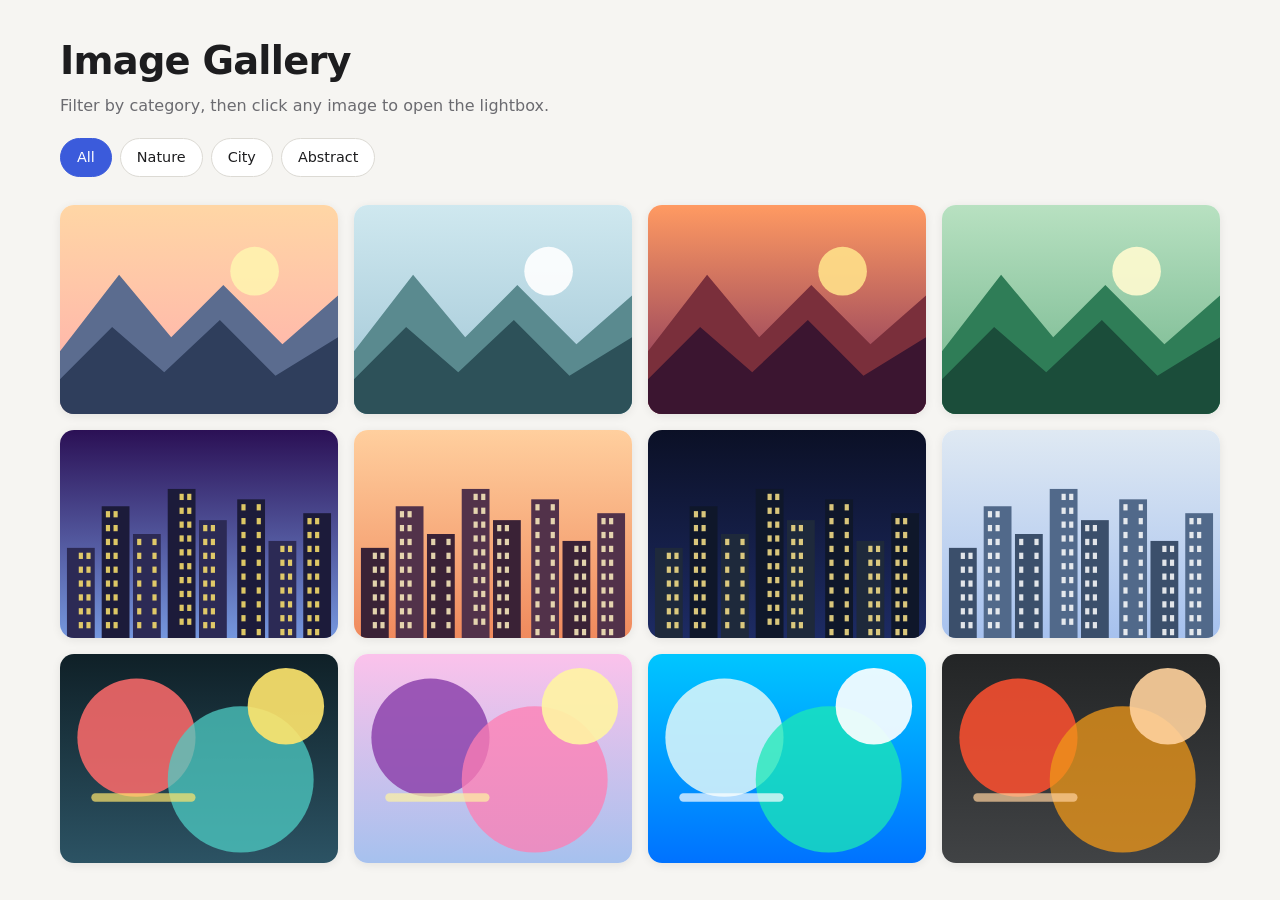
<file: task-1-image-gallery/index.html>
<!DOCTYPE html>
<html lang="en">
<head>
<meta charset="utf-8">
<meta name="viewport" content="width=device-width, initial-scale=1, viewport-fit=cover">
<title>Image Gallery</title>
<link rel="stylesheet" href="style.css">
</head>
<body>
<header>
  <h1>Image Gallery</h1>
  <p>Filter by category, then click any image to open the lightbox.</p>
  <div class="filters" id="filters" role="group" aria-label="Filter images"></div>
</header>
<main class="grid" id="grid"></main>

<div class="lb" id="lb" role="dialog" aria-modal="true" aria-label="Image viewer">
  <button class="close" id="close" aria-label="Close">&times;</button>
  <button class="prev" id="prev" aria-label="Previous image">&#8249;</button>
  <figure>
    <img id="lbImg" alt="">
    <figcaption id="lbCap"></figcaption>
  </figure>
  <button class="next" id="next" aria-label="Next image">&#8250;</button>
</div>

<script src="script.js"></script>
</body>
</html>
</file>
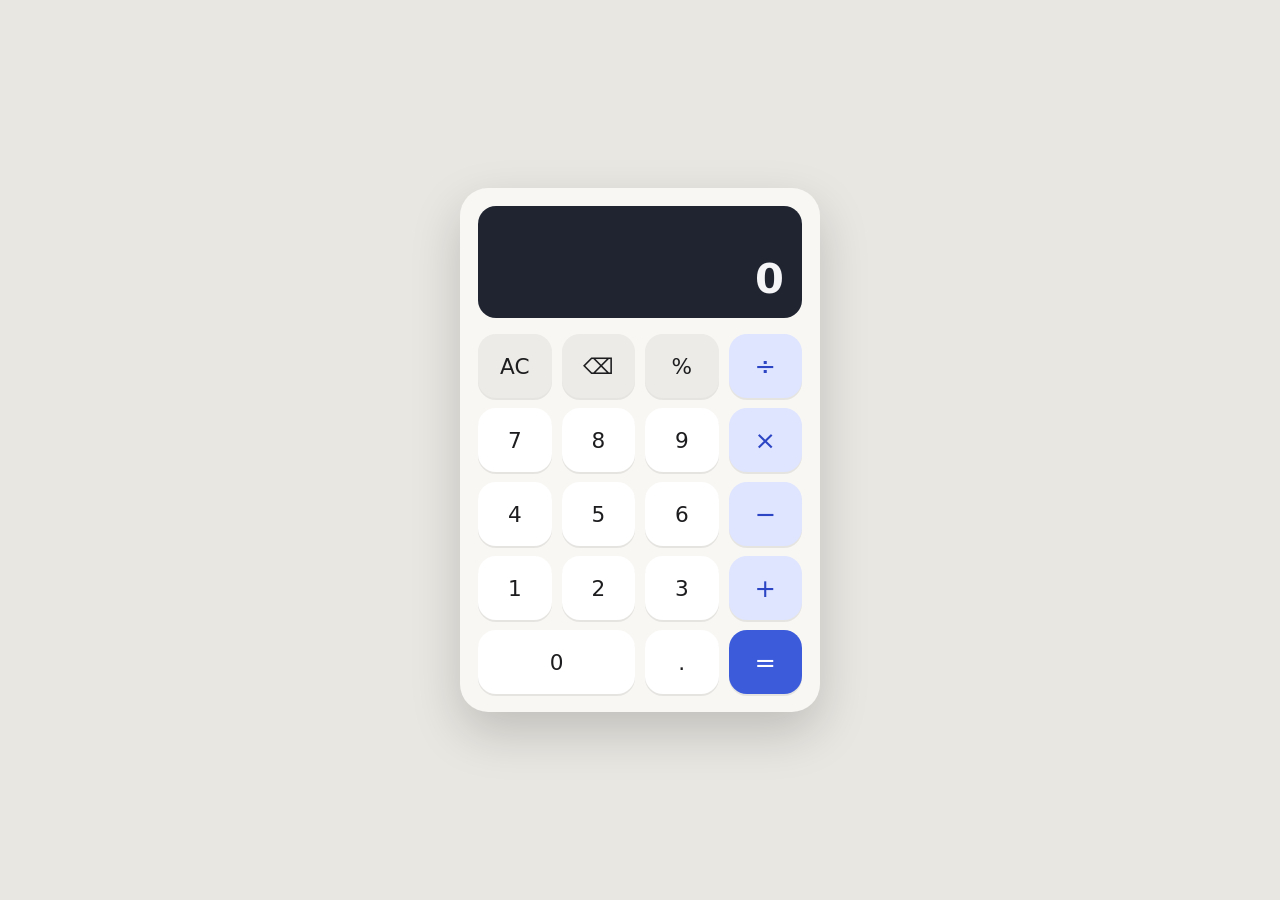
<file: task-2-calculator/index.html>
<!DOCTYPE html>
<html lang="en">
<head>
<meta charset="utf-8">
<meta name="viewport" content="width=device-width, initial-scale=1, viewport-fit=cover">
<title>Calculator</title>
<link rel="stylesheet" href="style.css">
</head>
<body>
<div class="calc" role="application" aria-label="Calculator">
  <div class="screen" aria-live="polite">
    <div class="expr" id="expr"></div>
    <div class="result" id="result">0</div>
  </div>
  <div class="keys" id="keys">
    <button class="fn" data-k="AC" aria-label="All clear">AC</button>
    <button class="fn" data-k="BS" aria-label="Backspace">&#9003;</button>
    <button class="fn" data-k="%" aria-label="Percent">%</button>
    <button class="op" data-k="÷" aria-label="Divide">&divide;</button>
    <button data-k="7">7</button><button data-k="8">8</button><button data-k="9">9</button>
    <button class="op" data-k="×" aria-label="Multiply">&times;</button>
    <button data-k="4">4</button><button data-k="5">5</button><button data-k="6">6</button>
    <button class="op" data-k="−" aria-label="Subtract">&minus;</button>
    <button data-k="1">1</button><button data-k="2">2</button><button data-k="3">3</button>
    <button class="op" data-k="+" aria-label="Add">+</button>
    <button class="zero" data-k="0">0</button>
    <button data-k=".">.</button>
    <button class="eq" data-k="=" aria-label="Equals">=</button>
  </div>
</div>

<script src="script.js"></script>
</body>
</html>
</file>
<file: task-1-image-gallery/style.css>
:root{--bg:#f6f5f2;--surface:#fff;--text:#1d1d1f;--muted:#6b6b70;--accent:#3b5bdb;--accent-text:#fff;--border:#dcdad4;--shadow:0 2px 10px rgba(0,0,0,.08);
box-sizing:border-box;padding-top:env(safe-area-inset-top,0px);padding-bottom:env(safe-area-inset-bottom,0px)}
@media (prefers-color-scheme:dark){:root:not([data-theme="light"]){--bg:#141416;--surface:#1f1f23;--text:#ececef;--muted:#9a9aa2;--accent:#7c93ff;--accent-text:#10131f;--border:#33333a;--shadow:0 2px 12px rgba(0,0,0,.5);color-scheme:dark}}
:root[data-theme="dark"]{--bg:#141416;--surface:#1f1f23;--text:#ececef;--muted:#9a9aa2;--accent:#7c93ff;--accent-text:#10131f;--border:#33333a;--shadow:0 2px 12px rgba(0,0,0,.5);color-scheme:dark}
html{scroll-padding-top:env(safe-area-inset-top,0px)}
*{box-sizing:border-box}
body{margin:0;background:var(--bg);color:var(--text);font-family:system-ui,-apple-system,"Segoe UI",Roboto,sans-serif;line-height:1.5}
header{max-width:1200px;margin:0 auto;padding:32px 20px 8px}
h1{margin:0 0 4px;font-size:clamp(1.6rem,4vw,2.4rem);letter-spacing:-.02em}
header p{margin:0;color:var(--muted)}
.filters{display:flex;flex-wrap:wrap;gap:8px;margin-top:20px}
.filters button{font:inherit;font-size:.9rem;padding:8px 16px;border-radius:999px;border:1px solid var(--border);background:var(--surface);color:var(--text);cursor:pointer;transition:background .25s,color .25s,transform .2s,border-color .25s}
.filters button:hover{transform:translateY(-2px);border-color:var(--accent)}
.filters button.active{background:var(--accent);color:var(--accent-text);border-color:var(--accent)}
.grid{max-width:1200px;margin:0 auto;padding:20px;display:grid;gap:16px;grid-template-columns:repeat(auto-fill,minmax(240px,1fr))}
.card{position:relative;aspect-ratio:4/3;border-radius:14px;overflow:hidden;cursor:pointer;background:var(--surface);box-shadow:var(--shadow);border:0;padding:0;display:block;width:100%;
animation:pop .45s ease both;transition:transform .3s ease,box-shadow .3s ease}
.card:hover,.card:focus-visible{transform:translateY(-4px);box-shadow:0 10px 24px rgba(0,0,0,.25);outline:none}
.card:focus-visible{outline:3px solid var(--accent);outline-offset:2px}
.card img{width:100%;height:100%;object-fit:cover;display:block;transition:transform .5s ease}
.card:hover img,.card:focus-visible img{transform:scale(1.08)}
.card .cap{position:absolute;inset:auto 0 0 0;padding:28px 14px 12px;text-align:left;color:#fff;background:linear-gradient(transparent,rgba(0,0,0,.7));transform:translateY(100%);opacity:0;transition:transform .35s ease,opacity .35s ease}
.card:hover .cap,.card:focus-visible .cap{transform:none;opacity:1}
.cap b{display:block;font-size:1rem}.cap span{font-size:.8rem;opacity:.85}
@keyframes pop{from{opacity:0;transform:scale(.94)}to{opacity:1;transform:none}}
.empty{grid-column:1/-1;text-align:center;color:var(--muted);padding:40px 0}
/* lightbox */
.lb{position:fixed;inset:0;z-index:50;display:flex;flex-direction:column;align-items:center;justify-content:center;background:rgba(8,8,10,.92);opacity:0;visibility:hidden;transition:opacity .3s ease,visibility .3s;padding:calc(env(safe-area-inset-top,0px) + 56px) 56px calc(env(safe-area-inset-bottom,0px) + 16px)}
.lb.open{opacity:1;visibility:visible}
.lb figure{margin:0;max-width:100%;max-height:100%;display:flex;flex-direction:column;align-items:center;gap:12px;min-height:0}
.lb img{max-width:100%;max-height:calc(100vh - 190px);border-radius:10px;transition:opacity .25s ease,transform .3s ease;transform:scale(.96)}
.lb.open img{transform:none}
.lb img.swap{opacity:0;transform:scale(.97)}
.lb figcaption{color:#eee;text-align:center;font-size:.95rem}
.lb figcaption small{display:block;color:#aaa}
.lb button{position:absolute;border:0;color:#fff;background:rgba(255,255,255,.12);width:44px;height:44px;border-radius:50%;font-size:1.4rem;cursor:pointer;display:grid;place-items:center;transition:background .2s,transform .2s}
.lb button:hover{background:rgba(255,255,255,.28);transform:scale(1.1)}
.lb .close{top:calc(env(safe-area-inset-top,0px) + 12px);right:14px}
.lb .prev{left:10px;top:50%;margin-top:-22px}
.lb .next{right:10px;top:50%;margin-top:-22px}
@media (max-width:600px){.lb{padding-left:8px;padding-right:8px}.lb .prev,.lb .next{top:auto;bottom:calc(env(safe-area-inset-bottom,0px) + 12px);margin:0}.lb figure{padding-bottom:56px}}
@media (prefers-reduced-motion:reduce){*{animation:none!important;transition:none!important}}
</file>
<file: task-2-calculator/style.css>
:root{--bg:#e9e7e2;--body:#f8f7f4;--screen:#1f2430;--screen-text:#f5f5f7;--screen-sub:#9aa3b5;--key:#ffffff;--key-text:#1d1d1f;--op:#dfe5ff;--op-text:#2b45c4;--fn:#ecebe7;--eq:#3b5bdb;--eq-text:#fff;--shadow:0 20px 50px rgba(0,0,0,.18);
box-sizing:border-box;padding-top:env(safe-area-inset-top,0px);padding-bottom:env(safe-area-inset-bottom,0px)}
@media (prefers-color-scheme:dark){:root:not([data-theme="light"]){--bg:#101114;--body:#1a1b20;--screen:#0d0e12;--screen-sub:#7f8798;--key:#262830;--key-text:#ececef;--op:#2b3260;--op-text:#aebcff;--fn:#33353e;--eq:#7c93ff;--eq-text:#10131f;--shadow:0 20px 50px rgba(0,0,0,.6);color-scheme:dark}}
:root[data-theme="dark"]{--bg:#101114;--body:#1a1b20;--screen:#0d0e12;--screen-sub:#7f8798;--key:#262830;--key-text:#ececef;--op:#2b3260;--op-text:#aebcff;--fn:#33353e;--eq:#7c93ff;--eq-text:#10131f;--shadow:0 20px 50px rgba(0,0,0,.6);color-scheme:dark}
html{scroll-padding-top:env(safe-area-inset-top,0px)}
*{box-sizing:border-box;-webkit-tap-highlight-color:transparent}
body{margin:0;min-height:100vh;display:grid;place-items:center;padding:16px;background:var(--bg);font-family:system-ui,-apple-system,"Segoe UI",Roboto,sans-serif}
.calc{width:100%;max-width:360px;background:var(--body);border-radius:28px;padding:18px;box-shadow:var(--shadow)}
.screen{background:var(--screen);border-radius:18px;padding:18px 18px 14px;margin-bottom:16px;text-align:right;min-height:112px;display:flex;flex-direction:column;justify-content:flex-end;overflow:hidden}
.expr{color:var(--screen-sub);font-size:1.05rem;min-height:1.5em;overflow-x:auto;white-space:nowrap;scrollbar-width:none}
.expr::-webkit-scrollbar{display:none}
.result{color:var(--screen-text);font-size:2.6rem;font-weight:600;line-height:1.2;white-space:nowrap;overflow-x:auto;scrollbar-width:none;transition:font-size .15s,color .2s}
.result.err{font-size:1.3rem;color:#ff7a7a}
.result.live{opacity:.65}
.keys{display:grid;grid-template-columns:repeat(4,1fr);gap:10px}
button{font:inherit;font-size:1.35rem;height:64px;border:0;border-radius:18px;cursor:pointer;background:var(--key);color:var(--key-text);box-shadow:0 2px 0 rgba(0,0,0,.08);transition:transform .1s ease,filter .2s ease,box-shadow .1s ease}
button:hover{filter:brightness(.95)}
button:active,button.press{transform:translateY(2px) scale(.97);box-shadow:none}
button:focus-visible{outline:3px solid var(--eq);outline-offset:2px}
.fn{background:var(--fn)}
.op{background:var(--op);color:var(--op-text);font-size:1.6rem}
.eq{background:var(--eq);color:var(--eq-text);font-size:1.6rem}
.zero{grid-column:span 2}
@media (max-width:380px){button{height:56px;font-size:1.2rem}.result{font-size:2.2rem}}
</file>
